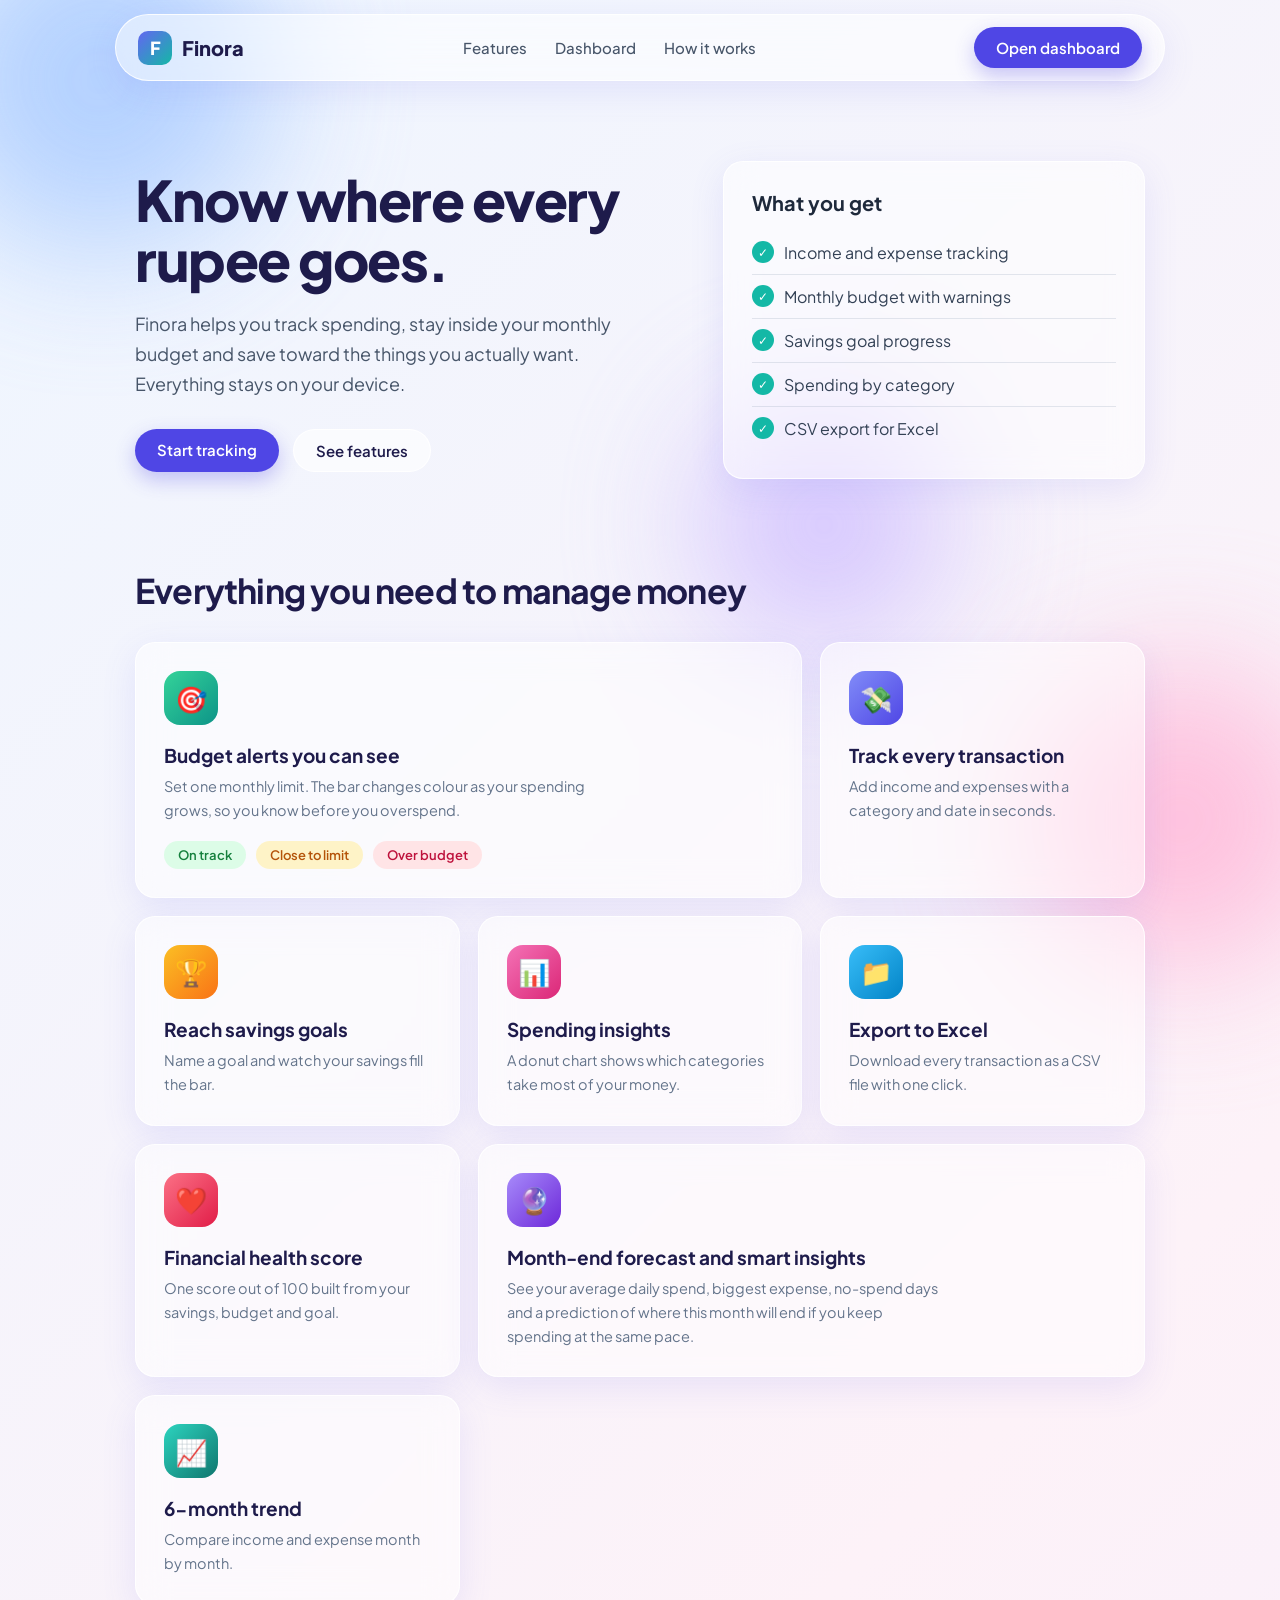
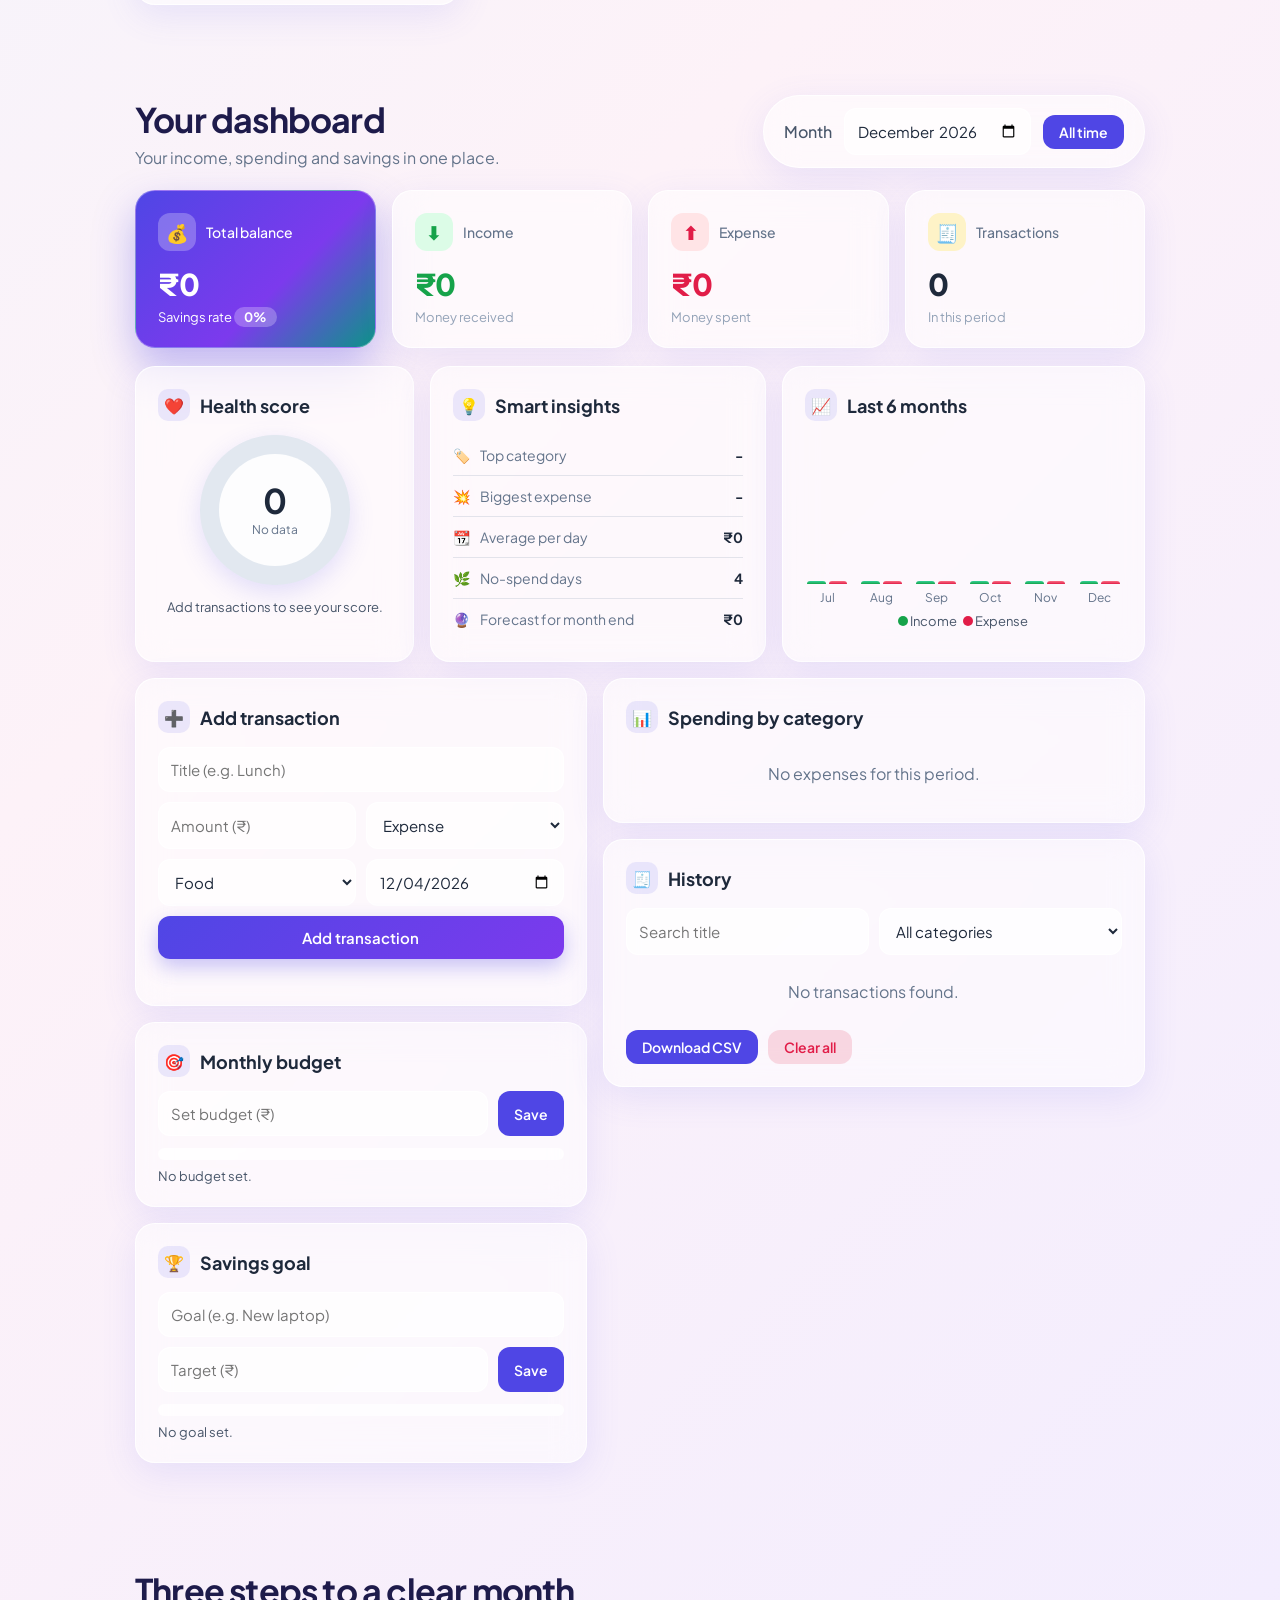
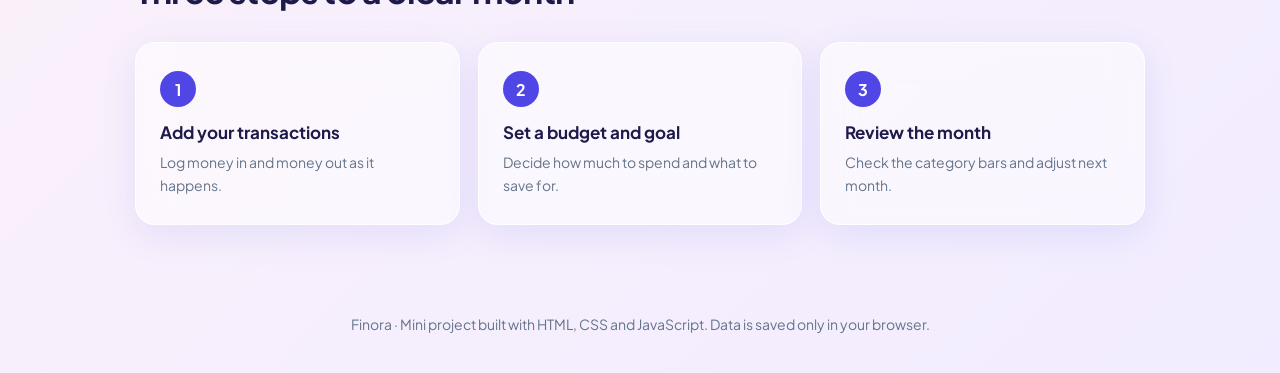
<file: index.html>
<!DOCTYPE html>
<html lang="en">
<head>
  <meta charset="UTF-8">
  <meta name="viewport" content="width=device-width, initial-scale=1">
  <title>Finora - Personal Finance Manager</title>
  <link rel="preconnect" href="https://fonts.googleapis.com">
  <link href="https://fonts.googleapis.com/css2?family=Plus+Jakarta+Sans:wght@400;500;600;700;800&display=swap" rel="stylesheet">
  <link rel="stylesheet" href="style.css">
</head>
<body>
  <div class="blob blob1"></div>
  <div class="blob blob2"></div>
  <div class="blob blob3"></div>

  <!-- ===== NAVBAR ===== -->
  <header class="nav glass">
    <a href="#home" class="logo"><span class="logo-mark">F</span>Finora</a>
    <nav>
      <a href="#features">Features</a>
      <a href="#dashboard">Dashboard</a>
      <a href="#how">How it works</a>
    </nav>
    <a href="#dashboard" class="btn-link">Open dashboard</a>
  </header>

  <!-- ===== HERO ===== -->
  <section class="hero" id="home">
    <div class="hero-text">
      <h1>Know where every rupee goes.</h1>
      <p>Finora helps you track spending, stay inside your monthly budget and save toward the things you actually want. Everything stays on your device.</p>
      <div class="hero-buttons">
        <a href="#dashboard" class="btn-link">Start tracking</a>
        <a href="#features" class="btn-ghost">See features</a>
      </div>
    </div>

    <div class="hero-card glass">
      <h3>What you get</h3>
      <ul class="tick-list">
        <li>Income and expense tracking</li>
        <li>Monthly budget with warnings</li>
        <li>Savings goal progress</li>
        <li>Spending by category</li>
        <li>CSV export for Excel</li>
      </ul>
    </div>
  </section>

  <!-- ===== FEATURES ===== -->
  <section class="section" id="features">
    <h2 class="section-title">Everything you need to manage money</h2>
    <div class="bento">
      <div class="glass bf wide">
        <div class="icon g2">🎯</div>
        <h4>Budget alerts you can see</h4>
        <p>Set one monthly limit. The bar changes colour as your spending grows, so you know before you overspend.</p>
        <div class="chips">
          <span class="chip ok">On track</span>
          <span class="chip warn">Close to limit</span>
          <span class="chip bad">Over budget</span>
        </div>
      </div>
      <div class="glass bf">
        <div class="icon g1">💸</div>
        <h4>Track every transaction</h4>
        <p>Add income and expenses with a category and date in seconds.</p>
      </div>
      <div class="glass bf">
        <div class="icon g3">🏆</div>
        <h4>Reach savings goals</h4>
        <p>Name a goal and watch your savings fill the bar.</p>
      </div>
      <div class="glass bf">
        <div class="icon g4">📊</div>
        <h4>Spending insights</h4>
        <p>A donut chart shows which categories take most of your money.</p>
      </div>
      <div class="glass bf">
        <div class="icon g5">📁</div>
        <h4>Export to Excel</h4>
        <p>Download every transaction as a CSV file with one click.</p>
      </div>
      <div class="glass bf">
        <div class="icon g6">❤️</div>
        <h4>Financial health score</h4>
        <p>One score out of 100 built from your savings, budget and goal.</p>
      </div>
      <div class="glass bf wide">
        <div class="icon g7">🔮</div>
        <h4>Month-end forecast and smart insights</h4>
        <p>See your average daily spend, biggest expense, no-spend days and a prediction of where this month will end if you keep spending at the same pace.</p>
      </div>
      <div class="glass bf">
        <div class="icon g8">📈</div>
        <h4>6-month trend</h4>
        <p>Compare income and expense month by month.</p>
      </div>
    </div>
  </section>

  <!-- ===== DASHBOARD (the working app) ===== -->
  <section class="section" id="dashboard">
    <div class="dash-head">
      <div>
        <h2 class="section-title">Your dashboard</h2>
        <p class="sub">Your income, spending and savings in one place.</p>
      </div>
      <div class="glass topbar">
        <label for="monthFilter">Month</label>
        <input type="month" id="monthFilter">
        <button id="allBtn" class="small">All time</button>
      </div>
    </div>

    <div class="stats">
      <div class="glass stat main">
        <div class="stat-top"><span class="stat-icon">💰</span>Total balance</div>
        <h2 id="balance">₹0</h2>
        <p class="stat-foot">Savings rate <b id="rate">0%</b></p>
      </div>
      <div class="glass stat">
        <div class="stat-top"><span class="stat-icon in">⬇</span>Income</div>
        <h2 id="income" class="green">₹0</h2>
        <p class="stat-foot">Money received</p>
      </div>
      <div class="glass stat">
        <div class="stat-top"><span class="stat-icon out">⬆</span>Expense</div>
        <h2 id="expense" class="red">₹0</h2>
        <p class="stat-foot">Money spent</p>
      </div>
      <div class="glass stat">
        <div class="stat-top"><span class="stat-icon cnt">🧾</span>Transactions</div>
        <h2 id="count">0</h2>
        <p class="stat-foot">In this period</p>
      </div>
    </div>

    <div class="extras">
      <section class="glass panel">
        <h3><span class="ph">❤️</span>Health score</h3>
        <div class="ring" id="ring"><div class="ring-hole"><b id="score">0</b><span id="grade">-</span></div></div>
        <p id="scoreTip" class="note center">Add transactions to see your score.</p>
      </section>
      <section class="glass panel">
        <h3><span class="ph">💡</span>Smart insights</h3>
        <ul id="insights" class="ins"></ul>
      </section>
      <section class="glass panel">
        <h3><span class="ph">📈</span>Last 6 months</h3>
        <div id="trend" class="trend"></div>
        <p class="note center"><span class="dot in"></span> Income &nbsp; <span class="dot out"></span> Expense</p>
      </section>
    </div>

    <div class="grid">
      <div>
        <section class="glass panel">
          <h3><span class="ph">➕</span>Add transaction</h3>
          <input type="text" id="title" placeholder="Title (e.g. Lunch)">
          <div class="two">
            <input type="number" id="amount" placeholder="Amount (₹)">
            <select id="type">
              <option value="income">Income</option>
              <option value="expense" selected>Expense</option>
            </select>
          </div>
          <div class="two">
            <select id="category">
              <option>Food</option><option>Travel</option><option>Shopping</option>
              <option>Bills</option><option>Education</option><option>Salary</option>
              <option>Other</option>
            </select>
            <input type="date" id="date">
          </div>
          <button id="addBtn">Add transaction</button>
          <p id="error" class="error"></p>
        </section>

        <section class="glass panel">
          <h3><span class="ph">🎯</span>Monthly budget</h3>
          <div class="inline">
            <input type="number" id="budgetInput" placeholder="Set budget (₹)">
            <button id="budgetBtn" class="small">Save</button>
          </div>
          <div class="bar"><div id="budgetFill" class="fill"></div></div>
          <p id="budgetText" class="note">No budget set.</p>
        </section>

        <section class="glass panel">
          <h3><span class="ph">🏆</span>Savings goal</h3>
          <input type="text" id="goalName" placeholder="Goal (e.g. New laptop)">
          <div class="inline">
            <input type="number" id="goalTarget" placeholder="Target (₹)">
            <button id="goalBtn" class="small">Save</button>
          </div>
          <div class="bar"><div id="goalFill" class="fill blue"></div></div>
          <p id="goalText" class="note">No goal set.</p>
        </section>
      </div>

      <div>
        <section class="glass panel">
          <h3><span class="ph">📊</span>Spending by category</h3>
          <div id="breakdown"></div>
        </section>

        <section class="glass panel">
          <h3><span class="ph">🧾</span>History</h3>
          <div class="filters">
            <input type="text" id="search" placeholder="Search title">
            <select id="catFilter">
              <option value="">All categories</option>
              <option>Food</option><option>Travel</option><option>Shopping</option>
              <option>Bills</option><option>Education</option><option>Salary</option>
              <option>Other</option>
            </select>
          </div>
          <ul id="list"></ul>
          <div class="actions">
            <button id="csvBtn" class="small">Download CSV</button>
            <button id="clearBtn" class="small danger">Clear all</button>
          </div>
        </section>
      </div>
    </div>
  </section>

  <!-- ===== HOW IT WORKS ===== -->
  <section class="section" id="how">
    <h2 class="section-title">Three steps to a clear month</h2>
    <div class="steps">
      <div class="glass step"><span class="num">1</span><h4>Add your transactions</h4><p>Log money in and money out as it happens.</p></div>
      <div class="glass step"><span class="num">2</span><h4>Set a budget and goal</h4><p>Decide how much to spend and what to save for.</p></div>
      <div class="glass step"><span class="num">3</span><h4>Review the month</h4><p>Check the category bars and adjust next month.</p></div>
    </div>
  </section>

  <!-- ===== FOOTER ===== -->
  <footer class="footer">
    <p>Finora · Mini project built with HTML, CSS and JavaScript. Data is saved only in your browser.</p>
  </footer>

  <script src="script.js"></script>
</body>
</html>
</file>
<file: style.css>
* { margin: 0; padding: 0; box-sizing: border-box; font-family: "Plus Jakarta Sans", "Segoe UI", sans-serif; }
html { scroll-behavior: smooth; scroll-padding-top: 90px; }

body {
  min-height: 100vh;
  background: linear-gradient(135deg, #eef6ff, #fdf2f8 50%, #f1ecff);
  color: #1e293b;
  overflow-x: hidden;
}

.blob { position: fixed; border-radius: 50%; filter: blur(70px); z-index: 0; opacity: 0.8; }
.blob1 { width: 340px; height: 340px; background: #a5c8ff; top: -90px; left: -70px; }
.blob2 { width: 300px; height: 300px; background: #ffb3d6; bottom: -70px; right: -50px; }
.blob3 { width: 240px; height: 240px; background: #cbb8ff; top: 45%; left: 55%; }

/* ---------- GLASS ---------- */
.glass {
  background: rgba(255, 255, 255, 0.5);
  backdrop-filter: blur(16px);
  -webkit-backdrop-filter: blur(16px);
  border: 1px solid rgba(255, 255, 255, 0.85);
  border-radius: 20px;
  box-shadow: 0 10px 35px rgba(99, 102, 241, 0.12);
}

/* ---------- NAVBAR ---------- */
.nav {
  position: sticky; top: 14px; z-index: 10;
  max-width: 1050px; margin: 14px auto 0;
  display: flex; align-items: center; justify-content: space-between;
  padding: 12px 22px; border-radius: 999px;
}
.logo { display: flex; align-items: center; gap: 10px; font-weight: 800; font-size: 20px; color: #1e1b4b; text-decoration: none; }
.logo-mark {
  width: 34px; height: 34px; border-radius: 10px; display: grid; place-items: center;
  background: linear-gradient(135deg, #6366f1, #14b8a6); color: white; font-size: 18px;
}
.nav nav { display: flex; gap: 28px; }
.nav nav a { color: #475569; text-decoration: none; font-weight: 500; font-size: 15px; }
.nav nav a:hover { color: #4f46e5; }

.btn-link, .btn-ghost {
  display: inline-block; padding: 11px 22px; border-radius: 999px;
  font-weight: 600; font-size: 15px; text-decoration: none; transition: transform 0.2s, box-shadow 0.2s;
}
.btn-link { background: #4f46e5; color: white; box-shadow: 0 8px 20px rgba(79, 70, 229, 0.3); }
.btn-link:hover { transform: translateY(-2px); box-shadow: 0 12px 26px rgba(79, 70, 229, 0.38); }
.btn-ghost { background: rgba(255, 255, 255, 0.6); color: #1e1b4b; border: 1px solid rgba(255, 255, 255, 0.9); }
.btn-ghost:hover { background: white; }

/* ---------- HERO ---------- */
.hero, .section, .footer { position: relative; z-index: 1; max-width: 1050px; margin: 0 auto; padding: 0 20px; }
.hero { display: grid; grid-template-columns: 1.3fr 1fr; gap: 40px; align-items: center; padding-top: 80px; padding-bottom: 90px; }
.hero-text h1 { font-size: 56px; line-height: 1.08; font-weight: 800; color: #1e1b4b; letter-spacing: -1.5px; }
.hero-text p { margin: 20px 0 30px; font-size: 18px; line-height: 1.65; color: #475569; max-width: 480px; }
.hero-buttons { display: flex; gap: 14px; flex-wrap: wrap; }
.hero-card { padding: 28px; }
.hero-card h3 { margin-bottom: 16px; font-size: 20px; }
.tick-list { list-style: none; }
.tick-list li { padding: 11px 0 11px 32px; position: relative; border-bottom: 1px solid rgba(148, 163, 184, 0.25); color: #334155; }
.tick-list li:last-child { border-bottom: none; }
.tick-list li::before {
  content: "✓"; position: absolute; left: 0; top: 10px; width: 22px; height: 22px; border-radius: 50%;
  background: #14b8a6; color: white; font-size: 12px; display: grid; place-items: center;
}

/* ---------- SECTIONS ---------- */
.section { padding-bottom: 90px; }
.section-title { font-size: 34px; font-weight: 700; color: #1e1b4b; letter-spacing: -0.8px; margin-bottom: 30px; }

.features { display: grid; grid-template-columns: repeat(4, 1fr); gap: 18px; }
.feature { padding: 26px 22px; }
.icon {
  width: 46px; height: 46px; border-radius: 14px; margin-bottom: 16px; display: grid; place-items: center;
  background: linear-gradient(135deg, #e0e7ff, #ccfbf1); color: #4f46e5; font-size: 22px; font-weight: 700;
}
.feature h4, .step h4 { font-size: 17px; margin-bottom: 8px; color: #1e1b4b; }
.feature p, .step p { font-size: 14px; line-height: 1.6; color: #64748b; }

.steps { display: grid; grid-template-columns: repeat(3, 1fr); gap: 18px; }
.step { padding: 28px 24px; }
.num { display: inline-grid; place-items: center; width: 36px; height: 36px; border-radius: 50%; background: #4f46e5; color: white; font-weight: 700; margin-bottom: 14px; }

.footer { text-align: center; padding-bottom: 40px; color: #64748b; font-size: 14px; }

/* ---------- DASHBOARD ---------- */
.topbar { display: flex; align-items: center; gap: 12px; padding: 12px 20px; margin-bottom: 16px; flex-wrap: wrap; }
.topbar label { font-weight: 500; color: #475569; }
.topbar input { width: auto; margin: 0; }

.summary { display: grid; grid-template-columns: repeat(4, 1fr); gap: 16px; margin-bottom: 16px; }
.card { padding: 18px; text-align: center; }
.card p { color: #64748b; font-size: 14px; }
.card h2 { margin-top: 6px; font-size: 26px; font-weight: 700; }
.green { color: #16a34a; }
.red { color: #e11d48; }

.grid { display: grid; grid-template-columns: 1fr 1.2fr; gap: 16px; align-items: start; }
.panel { padding: 22px; margin-bottom: 16px; }
.panel h3 { margin-bottom: 14px; font-size: 18px; }

input, select {
  width: 100%; padding: 12px; margin-bottom: 10px; font-size: 15px; color: #1e293b; outline: none;
  border: 1px solid rgba(255, 255, 255, 0.95); border-radius: 12px; background: rgba(255, 255, 255, 0.65);
}
input:focus, select:focus { border-color: #818cf8; box-shadow: 0 0 0 3px rgba(129, 140, 248, 0.3); }

button {
  width: 100%; padding: 12px; border: none; border-radius: 12px; cursor: pointer;
  background: #4f46e5; color: white; font-size: 15px; font-weight: 600; transition: background 0.2s;
}
button:hover { background: #4338ca; }
button.small { width: auto; padding: 8px 16px; font-size: 14px; }
button.danger { background: rgba(225, 29, 72, 0.15); color: #e11d48; }
button.danger:hover { background: rgba(225, 29, 72, 0.28); }

.error { color: #e11d48; font-size: 13px; margin-top: 8px; min-height: 16px; }
.note { font-size: 13px; color: #475569; margin-top: 8px; }

.bar { height: 12px; background: rgba(255, 255, 255, 0.75); border-radius: 10px; margin-top: 12px; overflow: hidden; }
.fill { height: 100%; width: 0%; background: #16a34a; border-radius: 10px; transition: width 0.4s; }
.fill.warn { background: #f59e0b; }
.fill.over { background: #e11d48; }
.fill.blue { background: linear-gradient(90deg, #6366f1, #14b8a6); }

.row { margin-bottom: 12px; font-size: 14px; }
.row .top { display: flex; justify-content: space-between; margin-bottom: 4px; }
.row .bar { margin-top: 0; height: 9px; }

.filters { display: grid; grid-template-columns: 1fr 1fr; gap: 10px; }
ul { list-style: none; max-height: 300px; overflow-y: auto; }
#list li {
  display: flex; justify-content: space-between; align-items: center;
  padding: 10px 12px; margin-bottom: 8px; background: rgba(255, 255, 255, 0.6);
  border-radius: 12px; border-left: 4px solid #16a34a;
}
#list li.expense { border-left-color: #e11d48; }
#list li small { display: block; color: #64748b; font-size: 12px; }
#list .amt { font-weight: 600; margin-right: 8px; }
#list .del { width: auto; padding: 4px 10px; font-size: 13px; background: rgba(225, 29, 72, 0.12); color: #e11d48; }
.empty { color: #64748b; text-align: center; padding: 16px 0; }
.actions { display: flex; gap: 10px; margin-top: 12px; }

/* ---------- MOBILE ---------- */
@media (max-width: 850px) {
  .hero, .grid, .steps { grid-template-columns: 1fr; }
  .features, .summary { grid-template-columns: 1fr 1fr; }
  .hero-text h1 { font-size: 40px; }
  .nav nav { display: none; }
  .hero { padding-top: 50px; padding-bottom: 60px; }
}

/* =========================================================
   PREMIUM UPGRADE: features + dashboard
   ========================================================= */

/* ---------- Features (bento grid) ---------- */
.bento { display: grid; grid-template-columns: repeat(3, 1fr); gap: 18px; }
.bf { padding: 28px; transition: transform 0.25s, box-shadow 0.25s; }
.bf:hover { transform: translateY(-5px); box-shadow: 0 18px 45px rgba(99, 102, 241, 0.2); }
.bf.wide { grid-column: span 2; }
.bf h4 { font-size: 19px; margin: 18px 0 8px; color: #1e1b4b; }
.bf p { font-size: 14.5px; line-height: 1.65; color: #64748b; max-width: 440px; }
.bf .icon { width: 54px; height: 54px; font-size: 26px; border-radius: 16px; margin: 0; color: white; }
.g1 { background: linear-gradient(135deg, #818cf8, #4f46e5); }
.g2 { background: linear-gradient(135deg, #34d399, #0d9488); }
.g3 { background: linear-gradient(135deg, #fbbf24, #f97316); }
.g4 { background: linear-gradient(135deg, #f472b6, #db2777); }
.g5 { background: linear-gradient(135deg, #38bdf8, #0284c7); }
.chips { display: flex; gap: 10px; margin-top: 18px; flex-wrap: wrap; }
.chip { padding: 6px 14px; border-radius: 999px; font-size: 13px; font-weight: 600; }
.chip.ok { background: #dcfce7; color: #15803d; }
.chip.warn { background: #fef3c7; color: #b45309; }
.chip.bad { background: #ffe4e6; color: #be123c; }

/* ---------- Dashboard header ---------- */
.dash-head { display: flex; justify-content: space-between; align-items: flex-end; gap: 16px; flex-wrap: wrap; margin-bottom: 22px; }
.dash-head .section-title { margin-bottom: 6px; }
.sub { color: #64748b; }
.dash-head .topbar { margin: 0; border-radius: 999px; }

/* ---------- Stat cards ---------- */
.stats { display: grid; grid-template-columns: repeat(4, 1fr); gap: 16px; margin-bottom: 18px; }
.stat { padding: 22px; }
.stat-top { display: flex; align-items: center; gap: 10px; font-size: 14px; font-weight: 500; color: #64748b; }
.stat-icon {
  width: 38px; height: 38px; border-radius: 12px; display: grid; place-items: center;
  font-size: 18px; background: #e0e7ff; color: #4f46e5; font-weight: 700;
}
.stat-icon.in { background: #dcfce7; color: #16a34a; }
.stat-icon.out { background: #ffe4e6; color: #e11d48; }
.stat-icon.cnt { background: #fef3c7; }
.stat h2 { font-size: 30px; font-weight: 800; margin: 14px 0 6px; letter-spacing: -0.5px; }
.stat-foot { font-size: 13px; color: #94a3b8; }

/* highlighted balance card */
.stat.main {
  background: linear-gradient(135deg, #4f46e5, #7c3aed 60%, #0d9488);
  border-color: rgba(255, 255, 255, 0.3);
  box-shadow: 0 18px 40px rgba(79, 70, 229, 0.35);
}
.stat.main .stat-top, .stat.main .stat-foot, .stat.main h2 { color: white; }
.stat.main .stat-icon { background: rgba(255, 255, 255, 0.25); }
.stat.main .stat-foot b { background: rgba(255, 255, 255, 0.25); padding: 2px 10px; border-radius: 999px; }

/* ---------- Panels ---------- */
.panel h3 { display: flex; align-items: center; gap: 10px; }
.ph { width: 32px; height: 32px; border-radius: 10px; display: grid; place-items: center; font-size: 16px; background: rgba(99, 102, 241, 0.12); }
.two { display: grid; grid-template-columns: 1fr 1fr; gap: 10px; }
.inline { display: flex; gap: 10px; }
.inline input { margin-bottom: 0; }
.inline button { flex-shrink: 0; }
#addBtn { background: linear-gradient(135deg, #4f46e5, #7c3aed); box-shadow: 0 8px 20px rgba(79, 70, 229, 0.3); }
#addBtn:hover { transform: translateY(-2px); }

/* ---------- Donut chart ---------- */
.donut-wrap { display: flex; align-items: center; gap: 26px; flex-wrap: wrap; justify-content: center; }
.donut { width: 170px; height: 170px; border-radius: 50%; display: grid; place-items: center; box-shadow: 0 8px 24px rgba(99, 102, 241, 0.2); }
.donut-hole {
  width: 108px; height: 108px; border-radius: 50%; background: rgba(255, 255, 255, 0.92);
  display: flex; flex-direction: column; align-items: center; justify-content: center;
}
.donut-hole b { font-size: 19px; }
.donut-hole span { font-size: 12px; color: #64748b; }
.legend { flex: 1; min-width: 160px; }
.leg { display: flex; align-items: center; gap: 8px; padding: 6px 0; font-size: 14px; }
.leg span:nth-child(2) { flex: 1; }
.dot { width: 10px; height: 10px; border-radius: 50%; }

/* ---------- History rows ---------- */
#list li { padding: 10px 14px; border-left: none; box-shadow: 0 2px 8px rgba(100, 116, 139, 0.08); transition: transform 0.2s; }
#list li:hover { transform: translateX(3px); }
#list .l { display: flex; align-items: center; gap: 12px; }
.badge { width: 40px; height: 40px; border-radius: 12px; display: grid; place-items: center; font-size: 19px; flex-shrink: 0; }
#list li.income .amt { color: #16a34a; }
#list li.expense .amt { color: #e11d48; }

@media (max-width: 850px) {
  .bento { grid-template-columns: 1fr; }
  .bf.wide { grid-column: span 1; }
  .stats { grid-template-columns: 1fr 1fr; }
}

/* =========================================================
   UNIQUE FEATURES: health score, insights, trend
   ========================================================= */
.g6 { background: linear-gradient(135deg, #fb7185, #e11d48); }
.g7 { background: linear-gradient(135deg, #a78bfa, #6d28d9); }
.g8 { background: linear-gradient(135deg, #2dd4bf, #0f766e); }

.extras { display: grid; grid-template-columns: 1fr 1.2fr 1.3fr; gap: 16px; margin-bottom: 16px; }
.extras .panel { margin-bottom: 0; }
.center { text-align: center; }

.ring { width: 150px; height: 150px; border-radius: 50%; display: grid; place-items: center; margin: 6px auto 14px; background: #e2e8f0; box-shadow: 0 8px 24px rgba(99, 102, 241, 0.18); }
.ring-hole { width: 112px; height: 112px; border-radius: 50%; background: rgba(255, 255, 255, 0.93); display: flex; flex-direction: column; align-items: center; justify-content: center; }
.ring-hole b { font-size: 34px; line-height: 1; }
.ring-hole span { font-size: 12px; color: #64748b; margin-top: 4px; }

.ins { max-height: none; overflow: visible; }
.ins li { display: flex; align-items: center; gap: 10px; padding: 11px 0; border-bottom: 1px solid rgba(148, 163, 184, 0.25); font-size: 14px; }
.ins li:last-child { border-bottom: none; }
.ins .k { flex: 1; color: #64748b; }
.ins b { text-align: right; max-width: 55%; }

.trend { display: flex; gap: 10px; height: 170px; align-items: flex-end; }
.tm { flex: 1; height: 100%; display: flex; flex-direction: column; justify-content: flex-end; align-items: center; }
.bars { display: flex; align-items: flex-end; justify-content: center; gap: 3px; height: 140px; width: 100%; }
.b { width: 42%; min-height: 3px; border-radius: 6px 6px 0 0; transition: height 0.4s; }
.b.in { background: linear-gradient(#34d399, #16a34a); }
.b.out { background: linear-gradient(#fb7185, #e11d48); }
.tm small { margin-top: 6px; font-size: 12px; color: #64748b; }
.dot.in { display: inline-block; background: #16a34a; }
.dot.out { display: inline-block; background: #e11d48; }

@media (max-width: 850px) { .extras { grid-template-columns: 1fr; } }
</file>
